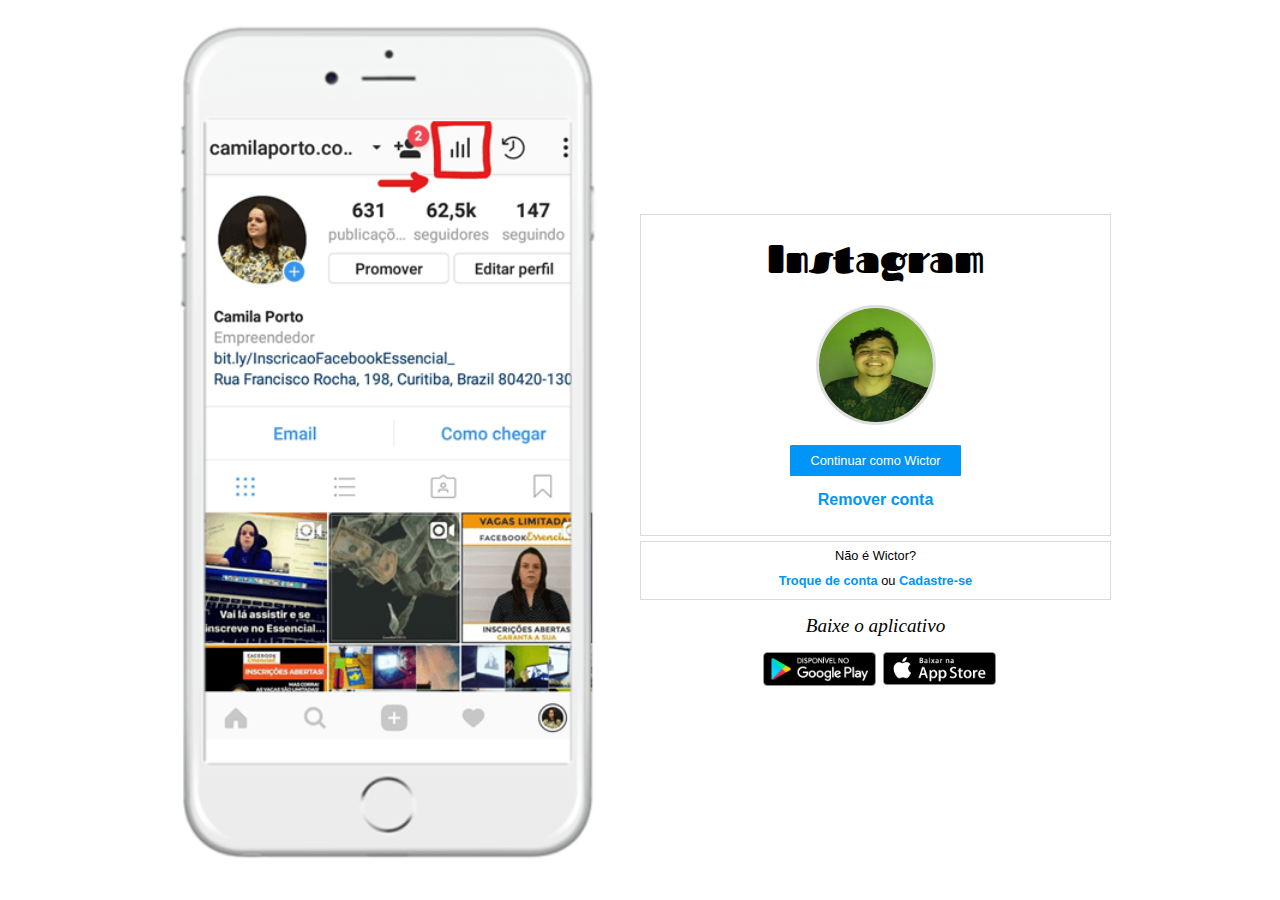
<file: Projetos/Projeto-Instagram-DIO-main/index.html>
<!DOCTYPE <html>
    <html lang="pt-br">
    <head>
        <title> Instagram</title>
        <meta charset="utf-8"/>
        <meta name="description" content="Descrição do site"/>
        <meta name=" keywords"  content="Palavras separadas por virgulas"/>
        <meta name="author" content="Wct"/>
        <meta name="viewport" content="width=device-width,initial-sacale=1.0, maximum-scale=1.0;"/>
        <link rel="stylesheet" href="css/style.css"/>
        <!--responsividade-->
            <link rel="stylesheet" href="css/responsividade.css"/>
          <!--responsividade-->
       
<link href="https://fonts.googleapis.com/css2?family=Fascinate&display=swap" rel="stylesheet">
<!--logo em cima do site-->
<link rel="shortcut icon" type="image-x/png" href="images/insta-logo.png">
<!--logo em cima do site-->
    </head>
    <body>
<header>
    
        <div class="insta-principal">
            <div class="imagem-phone">
                <img src="images/insta-foto.jpg"/>
       
            </div><!--imagem-phone-->

            <div class=" login">
                <div class="grupo">
                     <div class="texto-principal">
                        <h2>Instagram</h2>
                     </div><!--texto-principal-->
                      <div class="Foto-perfil">
                            <img src="images/wct.jpg"/>
                     </div><!--foto-perfil-->
                    <div class="button">
                        <button>Continuar como Wictor</button>
                 </div><!--button-->

                <a href="">Remover conta</a>
            </div><!--grupo-->

            <div class="continue-login">
                <p>Não é Wictor? </p>
                <p> <a  href="#">Troque de conta</a> ou <a  href="#">Cadastre-se</a>
                </p>

            </div><!--continue-login-->
                <h3> Baixe o aplicativo</h3>
            <div class="app">
                <img src="images/baixar-google.png" alt="google play">
                <img src="images/baixar-apple.png" alt="app store">
            </div><!--app-->

        </div><!--login-->

</div><!--insta-principal-->

</header>
     

    </body>

</html>
</file>
<file: Projetos/Projeto-Instagram-DIO-main/css/style.css>
*{
    margin: 0;
    padding: 0;
    box-sizing: border-box;
    font-family: Arial, Helvetica, sans-serif;
    
    
}
a{
    text-decoration: none;
    color: #0095f6;
    font-weight: bold;
}

body{
    display: flex;
    justify-content: center;
    align-items: center;
    overflow: hidden;
}
    
.insta-principal{
    margin: 0 auto;
   display: flex;
  justify-content: start;
   align-items: center;
   width: 50%;
  
}
.imagem-phone {
    display: flex;
    align-items: center;
    justify-content: center;
    width: 50%;  
}
.imagem-phone img{
   
 height: 96vh;
}
 .login {
    z-index: 4;
     display: flex;
     align-items: center;
     justify-content: space-around;
     flex-direction: column;
     width: 50%;
     overflow: hidden;
 }
 .grupo{
     display: flex;
     align-items: center;
     justify-content: space-between;
     flex-direction: column;
     width: 100%;
     padding: 1.0rem 4.0rem;
     border: 1px solid #dbdbdb;;
     
 }
.login .texto-principal h2{
    font-family: 'Fascinate', cursive;
    margin-bottom: 20px;;
    text-align: center;
    font-size: 2.5rem;
    font-weight: bold;
}

.login .foto-perfil img{
    width: 120px;
    height: 120px;
    border-radius: 50%;
    border-color: rgba(194, 192, 192, 0.5);
    background-origin: padding-box;
    border-style: solid;
    margin-bottom: 20px;
}
.login button{
    border: 0;
    border-radius: 2%;
    cursor: pointer;
   padding: 8px 20px 8px 20px;
    background-color:#0095f6; 
    font-size: 0.8rem;
    color: white;
    margin-bottom: 15px;
}

.login p{
    font-size: 0.8rem;
    margin-bottom: 8px;
   
}


a:first-of-type{
    margin-bottom: 10px;
    color: #0095f6;
}

.continue-login{
    display: flex;
    align-items: center;
    justify-content: space-between;
    flex-direction: column;
    width: 100%;
    padding: 0.2rem 4.0rem;
    border: 1px solid #dbdbdb;
    margin-top: 5px;  
}
.continue-login p {
    margin-top: 2px;
    
}

.app{
    display: flex;
    align-items: center;
    justify-content: space-between;   

}
.login h3{
    
    margin: 15px 0;
    font-size: 1.2rem;
    font-weight: normal;
    font-style: italic;
    font-family: Georgia, 'Times New Roman', Times, serif;
  
}
.app img{
  cursor: pointer;
    width: 120px;
    height: auto;
    padding-left: 7px;
}

.login button:hover{

    background-color: #114392;
}

.login a:hover{

    color: #114392;
}
/* AQUI ACABA A  PAGINA INDEX.HTML*/
</file>
<file: Projetos/Projeto-Instagram-DIO-main/css/responsividade.css>
@media (max-width:803px){

    body{
        background-color: #ffff;
        
    }

    .insta-principal{
        margin: 0 auto;
        width: 100%;
    }
    .imagem-phone{
        width: 100%;
        display: none;
    }
    .login{
        
        width: 100%;
       
    }
    .grupo{
        width: 100%;
        padding: 1.0rem 4.0rem;
        border: 1px solid #dbdbdb;
    }
}
</file>
